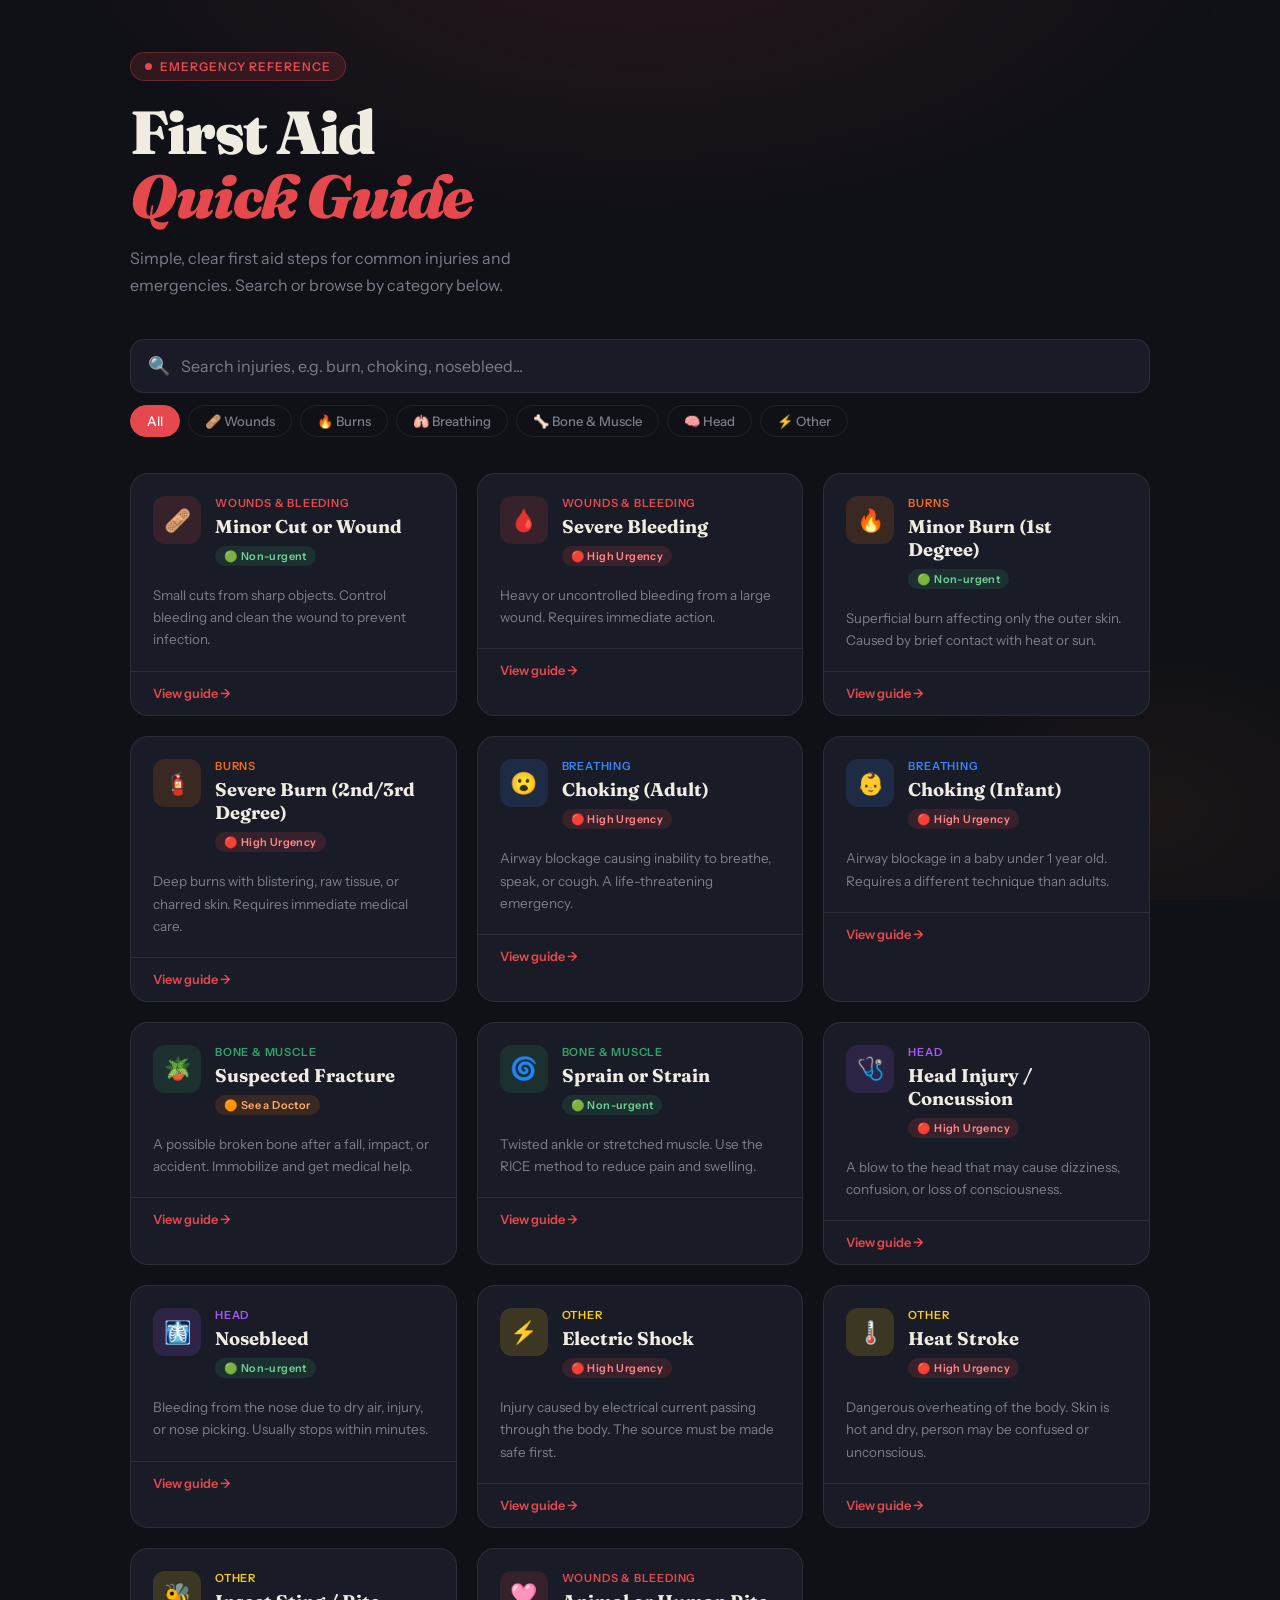
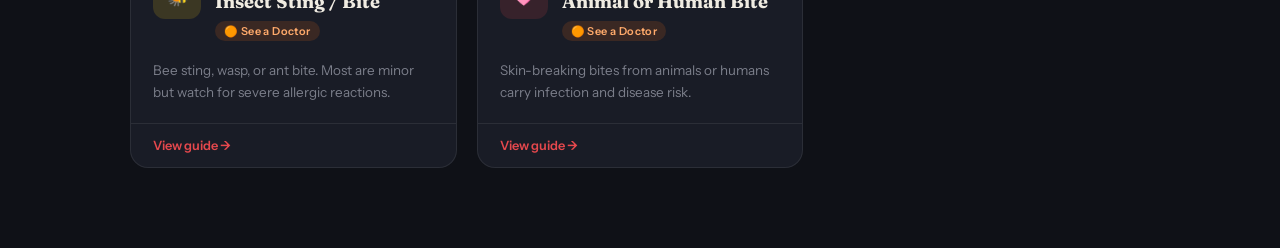
<file: index.html>
<!DOCTYPE html>
<html lang="en">
<head>
  <meta charset="UTF-8" />
  <meta name="viewport" content="width=device-width, initial-scale=1.0" />
  <title>First Aid Guide</title>
  <link
    href="https://fonts.googleapis.com/css2?family=Fraunces:ital,wght@0,400;0,600;0,700;0,900;1,400;1,700&family=Instrument+Sans:wght@400;500;600&display=swap"
    rel="stylesheet"
  />
  <link rel="stylesheet" href="styles.css" />
</head>
<body>
  <header>
    <div class="header-badge">
      <div class="pulse"></div>
      Emergency Reference
    </div>
    <h1>First Aid<br /><em>Quick Guide</em></h1>
    <p class="header-sub">
      Simple, clear first aid steps for common injuries and emergencies. Search
      or browse by category below.
    </p>
  </header>

  <section class="search-wrap">
    <div class="search-icon">&#128269;</div>
    <input
      type="text"
      id="searchInput"
      placeholder="Search injuries, e.g. burn, choking, nosebleed..."
    />
  </section>

  <section class="filters-wrap" id="filters">
    <button class="cat-btn active" onclick="filterCat('all', this)">All</button>
    <button class="cat-btn" onclick="filterCat('wounds', this)">
      &#129657; Wounds
    </button>
    <button class="cat-btn" onclick="filterCat('burns', this)">
      &#128293; Burns
    </button>
    <button class="cat-btn" onclick="filterCat('breathing', this)">
      &#129729; Breathing
    </button>
    <button class="cat-btn" onclick="filterCat('bone', this)">
      &#129460; Bone &amp; Muscle
    </button>
    <button class="cat-btn" onclick="filterCat('head', this)">
      &#129504; Head
    </button>
    <button class="cat-btn" onclick="filterCat('other', this)">
      &#9889; Other
    </button>
  </section>

  <main class="main">
    <div class="grid" id="grid"></div>
  </main>

  <div class="modal-overlay" id="modalOverlay" onclick="closeModal(event)">
    <div class="modal" id="modal">
      <div class="modal-top">
        <div class="modal-icon" id="mIcon"></div>
        <div>
          <div class="modal-title" id="mTitle"></div>
          <div id="mUrgency"></div>
        </div>
        <button class="modal-close" onclick="closeModalDirect()">
          &#10006;
        </button>
      </div>
      <div class="modal-body">
        <div class="warning-box" id="mWarning"></div>
        <div class="call-box" id="mCall"></div>
      </div>
    </div>
  </div>

  <script src="data.js"></script>
  <script src="app.js"></script>
</body>
</html>
</file>
<file: styles.css>
:root {
  --bg: #0f1117;
  --surface: #191c26;
  --border: rgba(255, 255, 255, 0.08);
  --text: #f0ece2;
  --muted: #7b7e8a;
  --red: #e5484d;
  --red-dim: rgba(229, 72, 77, 0.15);
  --red-glow: rgba(229, 72, 77, 0.25);
  --green: #30a46c;
  --amber: #f76b15;
  --blue: #3b82f6;
}

* {
  box-sizing: border-box;
  margin: 0;
  padding: 0;
}

html {
  scroll-behavior: smooth;
}

body {
  font-family: "Instrument Sans", sans-serif;
  background: var(--bg);
  color: var(--text);
  min-height: 100vh;
  overflow-x: hidden;
}

body::before {
  content: "";
  position: fixed;
  inset: 0;
  background:
    radial-gradient(ellipse 80% 60% at 50% -10%, rgba(229, 72, 77, 0.12) 0%, transparent 60%),
    radial-gradient(ellipse 40% 40% at 90% 90%, rgba(247, 107, 21, 0.06) 0%, transparent 50%);
  pointer-events: none;
  z-index: 0;
}

header {
  position: relative;
  z-index: 10;
  padding: 52px 40px 40px;
  max-width: 1100px;
  margin: 0 auto;
}

.header-badge {
  display: inline-flex;
  align-items: center;
  gap: 8px;
  background: var(--red-dim);
  border: 1px solid rgba(229, 72, 77, 0.3);
  color: var(--red);
  padding: 6px 14px;
  border-radius: 999px;
  font-size: 0.75rem;
  font-weight: 600;
  letter-spacing: 1px;
  text-transform: uppercase;
  margin-bottom: 20px;
}

.pulse {
  width: 7px;
  height: 7px;
  background: var(--red);
  border-radius: 50%;
  animation: pulse 1.8s ease-in-out infinite;
}

@keyframes pulse {
  0%,
  100% {
    opacity: 1;
    transform: scale(1);
  }

  50% {
    opacity: 0.4;
    transform: scale(0.7);
  }
}

h1 {
  font-family: "Fraunces", serif;
  font-size: clamp(2.4rem, 5vw, 3.8rem);
  font-weight: 900;
  line-height: 1.05;
  letter-spacing: -1.5px;
  margin-bottom: 16px;
}

h1 em {
  font-style: italic;
  color: var(--red);
}

.header-sub {
  font-size: 1rem;
  color: var(--muted);
  max-width: 460px;
  line-height: 1.7;
  font-weight: 400;
}

.search-wrap {
  position: relative;
  z-index: 10;
  max-width: 1100px;
  margin: 0 auto 12px;
  padding: 0 40px;
}

.search-icon {
  position: absolute;
  left: 58px;
  top: 50%;
  transform: translateY(-50%);
  color: var(--muted);
  font-size: 18px;
  pointer-events: none;
}

#searchInput {
  width: 100%;
  padding: 16px 20px 16px 50px;
  background: var(--surface);
  border: 1.5px solid var(--border);
  border-radius: 14px;
  color: var(--text);
  font-family: "Instrument Sans", sans-serif;
  font-size: 1rem;
  outline: none;
  transition: border-color 0.2s, box-shadow 0.2s;
}

#searchInput::placeholder {
  color: var(--muted);
}

#searchInput:focus {
  border-color: var(--red);
  box-shadow: 0 0 0 4px var(--red-glow);
}

.filters-wrap {
  position: relative;
  z-index: 10;
  max-width: 1100px;
  margin: 0 auto 36px;
  padding: 0 40px;
  display: flex;
  gap: 8px;
  flex-wrap: wrap;
}

.cat-btn {
  padding: 7px 16px;
  border-radius: 999px;
  border: 1.5px solid var(--border);
  background: transparent;
  color: var(--muted);
  font-family: "Instrument Sans", sans-serif;
  font-size: 0.82rem;
  font-weight: 500;
  cursor: pointer;
  transition: all 0.18s;
}

.cat-btn:hover {
  border-color: rgba(255, 255, 255, 0.2);
  color: var(--text);
}

.cat-btn.active {
  background: var(--red);
  border-color: var(--red);
  color: #fff;
}

.main {
  position: relative;
  z-index: 10;
  max-width: 1100px;
  margin: 0 auto;
  padding: 0 40px 80px;
}

.grid {
  display: grid;
  grid-template-columns: repeat(auto-fill, minmax(300px, 1fr));
  gap: 20px;
}

.card {
  background: var(--surface);
  border: 1px solid var(--border);
  border-radius: 18px;
  overflow: hidden;
  cursor: pointer;
  transition: transform 0.2s, box-shadow 0.2s, border-color 0.2s;
  animation: fadeUp 0.4s ease both;
}

@keyframes fadeUp {
  from {
    opacity: 0;
    transform: translateY(18px);
  }

  to {
    opacity: 1;
    transform: translateY(0);
  }
}

.card:hover {
  transform: translateY(-4px);
  box-shadow: 0 16px 40px rgba(0, 0, 0, 0.4);
  border-color: rgba(255, 255, 255, 0.15);
}

.card-header {
  padding: 22px 22px 18px;
  display: flex;
  align-items: flex-start;
  gap: 14px;
}

.card-icon {
  width: 48px;
  height: 48px;
  border-radius: 12px;
  display: flex;
  align-items: center;
  justify-content: center;
  font-size: 22px;
  flex-shrink: 0;
}

.card-title-block {
  flex: 1;
}

.card-label {
  font-size: 0.7rem;
  font-weight: 600;
  letter-spacing: 0.8px;
  text-transform: uppercase;
  margin-bottom: 5px;
}

.card-title {
  font-family: "Fraunces", serif;
  font-size: 1.15rem;
  font-weight: 700;
  line-height: 1.25;
}

.card-urgency {
  display: inline-flex;
  align-items: center;
  gap: 4px;
  padding: 3px 9px;
  border-radius: 999px;
  font-size: 0.68rem;
  font-weight: 600;
  letter-spacing: 0.4px;
  margin-top: 8px;
}

.urgency-high {
  background: rgba(229, 72, 77, 0.15);
  color: #ff8587;
}

.urgency-mid {
  background: rgba(247, 107, 21, 0.15);
  color: #ffaa6b;
}

.urgency-low {
  background: rgba(48, 164, 108, 0.15);
  color: #6fcf97;
}

.card-preview {
  padding: 0 22px 20px;
  font-size: 0.84rem;
  color: var(--muted);
  line-height: 1.65;
}

.card-footer {
  padding: 14px 22px;
  border-top: 1px solid var(--border);
  display: flex;
  align-items: center;
  justify-content: space-between;
  font-size: 0.78rem;
  color: var(--muted);
}

.steps-count {
  display: flex;
  align-items: center;
  gap: 5px;
}

.view-btn {
  color: var(--red);
  font-weight: 600;
  font-size: 0.8rem;
  display: flex;
  align-items: center;
  gap: 4px;
}

.empty {
  grid-column: 1 / -1;
  text-align: center;
  padding: 80px 20px;
  color: var(--muted);
}

.empty-icon {
  font-size: 3rem;
  margin-bottom: 14px;
  display: block;
}

.empty p {
  font-size: 0.9rem;
}

.modal-overlay {
  position: fixed;
  inset: 0;
  background: rgba(0, 0, 0, 0.75);
  backdrop-filter: blur(6px);
  z-index: 1000;
  display: flex;
  align-items: center;
  justify-content: center;
  padding: 20px;
  opacity: 0;
  pointer-events: none;
  transition: opacity 0.25s;
}

.modal-overlay.open {
  opacity: 1;
  pointer-events: all;
}

.modal {
  background: #16191f;
  border: 1px solid rgba(255, 255, 255, 0.1);
  border-radius: 22px;
  max-width: 580px;
  width: 100%;
  max-height: 90vh;
  overflow-y: auto;
  transform: scale(0.95) translateY(16px);
  transition: transform 0.25s cubic-bezier(0.34, 1.56, 0.64, 1);
  scrollbar-width: thin;
  scrollbar-color: var(--border) transparent;
}

.modal-overlay.open .modal {
  transform: scale(1) translateY(0);
}

.modal-top {
  padding: 28px 28px 22px;
  border-bottom: 1px solid var(--border);
  position: sticky;
  top: 0;
  background: #16191f;
  z-index: 1;
  display: flex;
  align-items: flex-start;
  gap: 16px;
}

.modal-icon {
  width: 56px;
  height: 56px;
  border-radius: 14px;
  display: flex;
  align-items: center;
  justify-content: center;
  font-size: 26px;
  flex-shrink: 0;
}

.modal-title {
  font-family: "Fraunces", serif;
  font-size: 1.5rem;
  font-weight: 800;
  line-height: 1.2;
  margin-bottom: 6px;
}

.modal-close {
  margin-left: auto;
  background: var(--surface);
  border: 1px solid var(--border);
  color: var(--muted);
  width: 36px;
  height: 36px;
  border-radius: 50%;
  font-size: 18px;
  cursor: pointer;
  display: flex;
  align-items: center;
  justify-content: center;
  flex-shrink: 0;
  transition: all 0.15s;
}

.modal-close:hover {
  background: var(--red);
  color: #fff;
  border-color: var(--red);
}

.modal-body {
  padding: 28px;
}

.warning-box {
  background: rgba(229, 72, 77, 0.1);
  border: 1px solid rgba(229, 72, 77, 0.25);
  border-radius: 12px;
  padding: 14px 16px;
  font-size: 0.84rem;
  color: #ffaaac;
  line-height: 1.6;
  margin-bottom: 28px;
  display: flex;
  gap: 10px;
}

.warning-box span {
  font-size: 16px;
  flex-shrink: 0;
  margin-top: 1px;
}

.steps-title {
  font-family: "Fraunces", serif;
  font-size: 1rem;
  font-weight: 700;
  margin-bottom: 16px;
  color: var(--text);
}

.step {
  display: flex;
  gap: 16px;
  margin-bottom: 18px;
  animation: fadeUp 0.3s ease both;
}

.step-num {
  width: 30px;
  height: 30px;
  border-radius: 50%;
  display: flex;
  align-items: center;
  justify-content: center;
  font-family: "Fraunces", serif;
  font-size: 0.85rem;
  font-weight: 700;
  flex-shrink: 0;
  margin-top: 2px;
}

.step-text {
  flex: 1;
  font-size: 0.92rem;
  line-height: 1.7;
  color: rgba(240, 236, 226, 0.85);
  padding-top: 4px;
}

.call-box {
  margin-top: 28px;
  background: rgba(59, 130, 246, 0.1);
  border: 1px solid rgba(59, 130, 246, 0.25);
  border-radius: 12px;
  padding: 16px 18px;
  font-size: 0.85rem;
  color: #93c5fd;
  line-height: 1.6;
  display: flex;
  gap: 10px;
}

.call-box span {
  font-size: 18px;
  flex-shrink: 0;
}

@media (max-width: 640px) {
  header,
  .search-wrap,
  .filters-wrap,
  .main {
    padding-left: 20px;
    padding-right: 20px;
  }

  h1 {
    font-size: 2rem;
  }

  .search-icon {
    left: 38px;
  }
}
</file>
